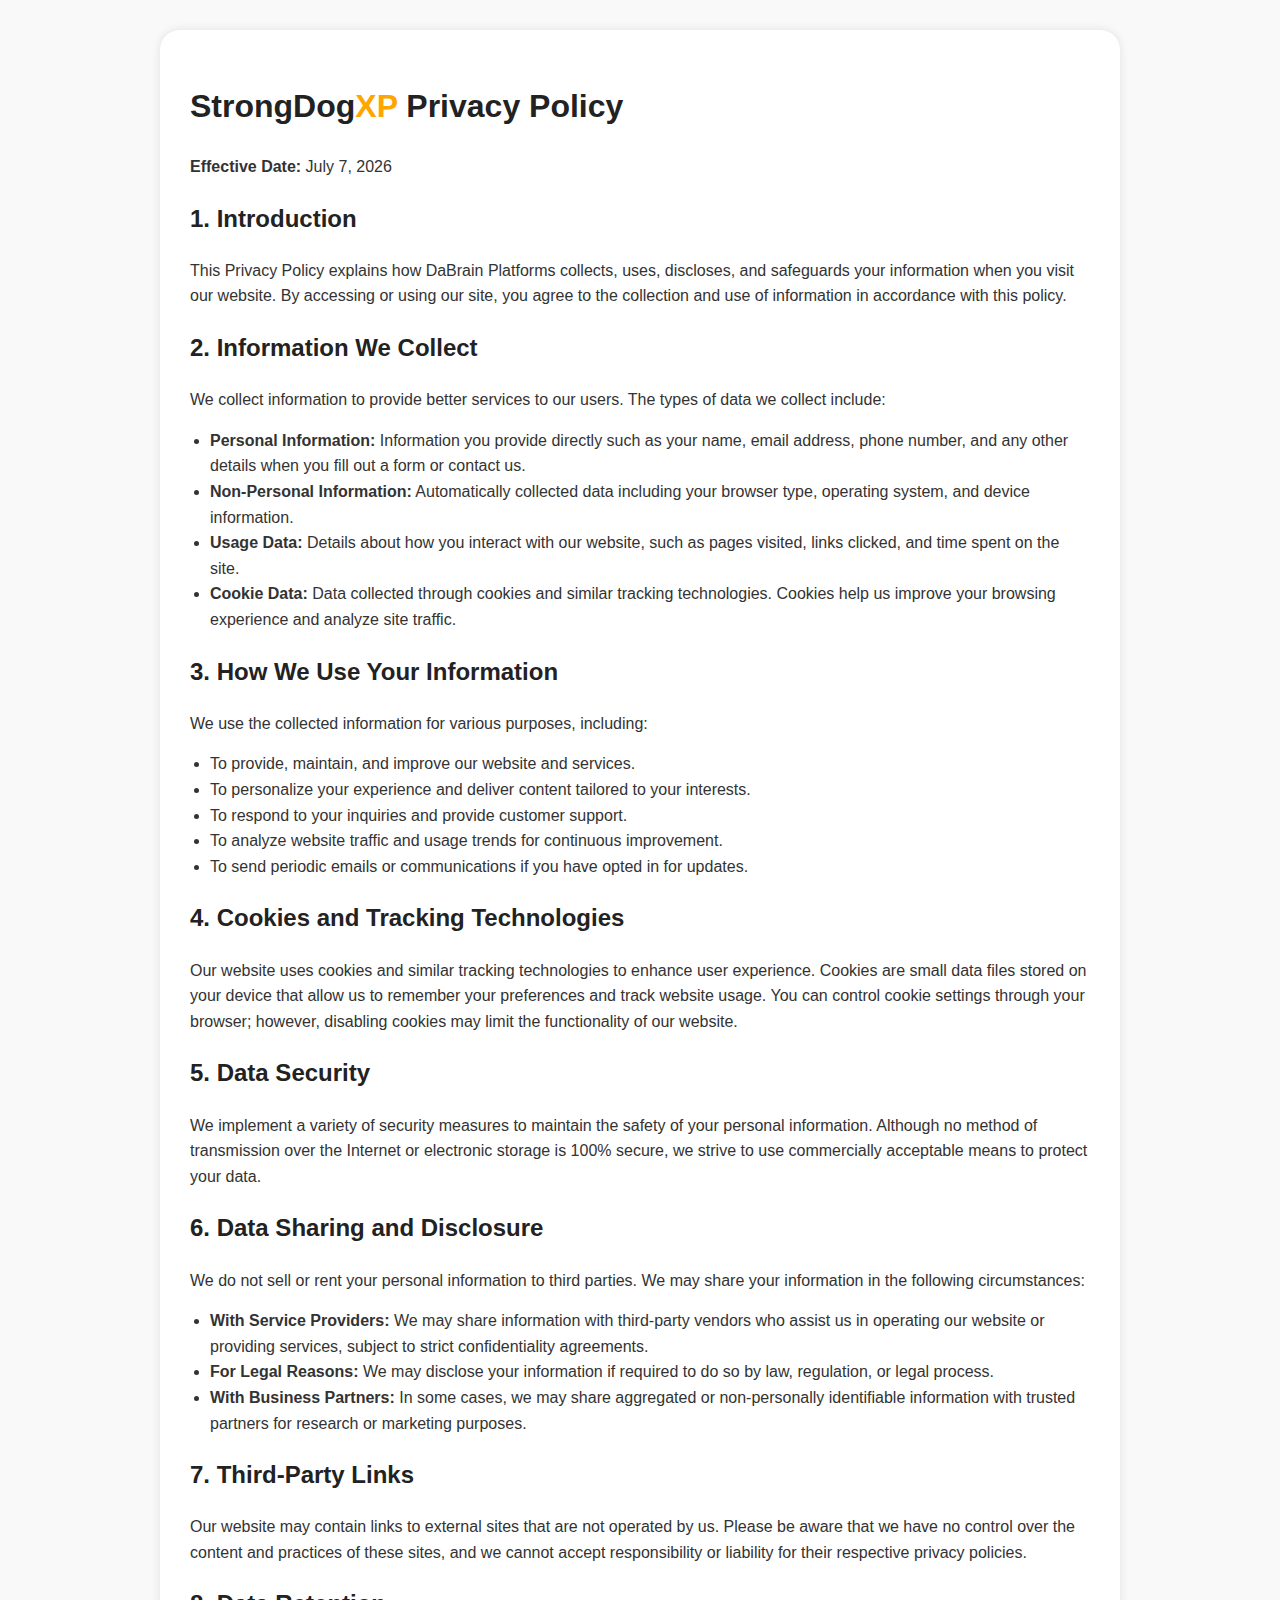
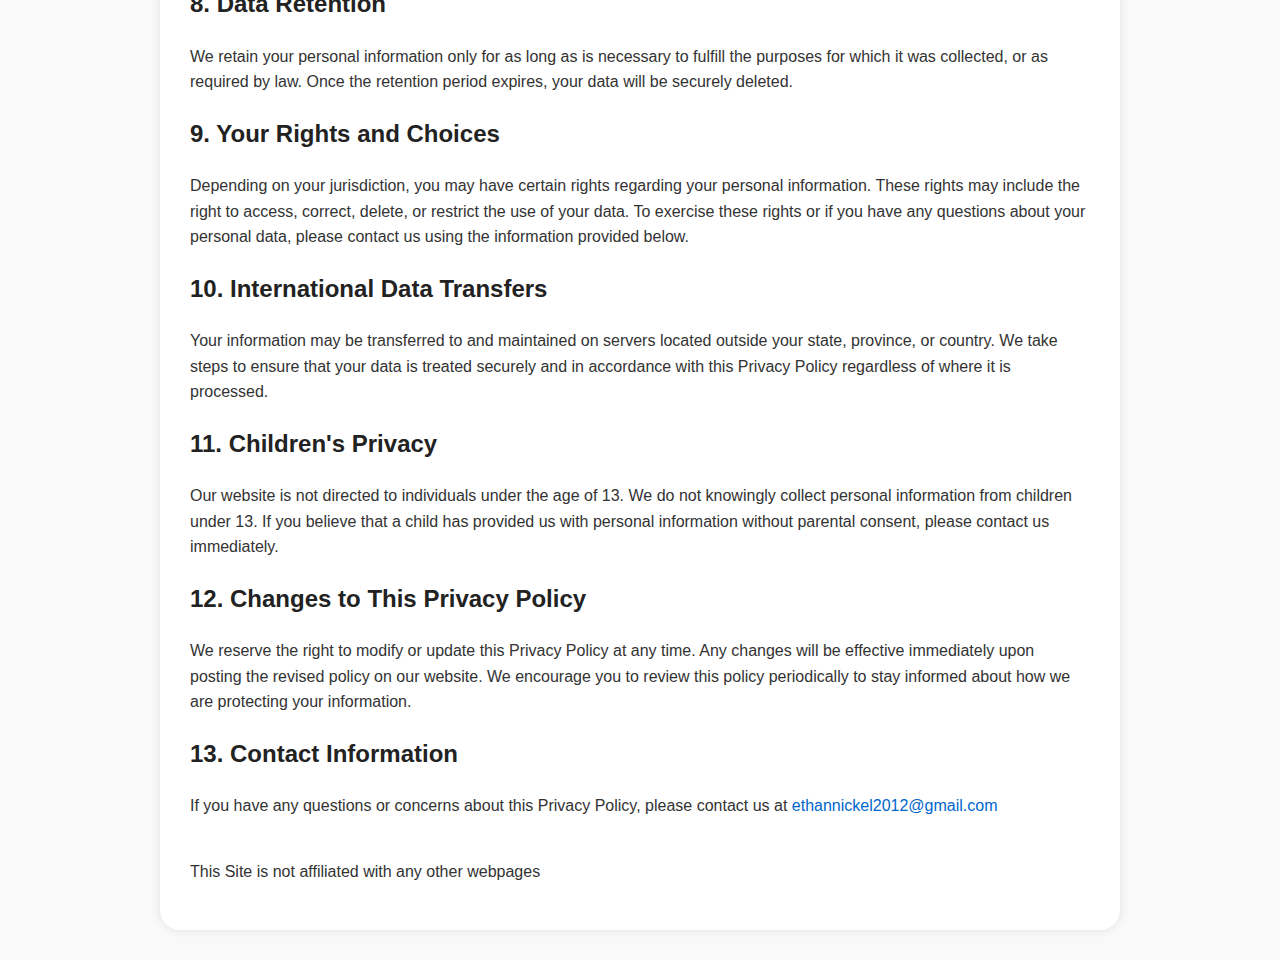
<file: privacy-policy.html>
<!DOCTYPE html>
<html lang="en">
<head>
  <meta charset="UTF-8">
  <meta name="viewport" content="width=device-width, initial-scale=1">
  <title>Privacy Policy</title>
  <style>
    /* Base Styles */
    :root {
      --bg: #f9f9f9;
      --text: #333;
      --headers: #222;
      --container: #fff;
      --box-shadow: 0 0 10px rgba(0, 0, 0, 0.1);
    }
    /* For devices with a dark theme */
    @media (prefers-color-scheme: dark) {
      :root {
        --bg: #222;
        --text: #e3e3e3;
        --headers: #f7f7f7;
        --container: #333;
        --box-shadow: 0 0 10px rgba(0, 0, 0, 0.3);
      }
    }
    body {
      font-family: Arial, sans-serif;
      line-height: 1.6;
      background-color: var(--bg);
      color: var(--text);
      margin: 0;
      padding: 0;
    }
    .container {
      max-width: 900px;
      margin: 30px auto;
      background-color: var(--container);
      padding: 30px;
      box-shadow: var(--box-shadow);
      border-radius: 20px;
    }
    h1, h2, h3 {
      color: var(--headers);
    }
    p {
      margin: 15px 0;
    }
    ul {
      margin: 15px 0;
      padding-left: 20px;
    }
    a {
      color: #0066cc;
      text-decoration: none;
    }
    a:hover {
      text-decoration: underline;
    }
    /* Back to Top Button */
    .back-to-top {
      position: fixed;
      bottom: 20px;
      right: 20px;
      background-color: var(--text);
      color: var(--container);
      padding: 10px 15px;
      border: none;
      border-radius: 5px;
      cursor: pointer;
      display: none;
      box-shadow: var(--box-shadow);
    }
  </style>
</head>
<body>
  <div class="container">
    <h1>StrongDog<span style="color:orange;">XP</span> Privacy Policy</h1>
    <p><strong>Effective Date:</strong> July 7, 2026</p>
    
    <h2>1. Introduction</h2>
    <p>
      This Privacy Policy explains how DaBrain Platforms collects, uses, discloses, and safeguards your information when you visit our website. By accessing or using our site, you agree to the collection and use of information in accordance with this policy.
    </p>
    
    <h2>2. Information We Collect</h2>
    <p>
      We collect information to provide better services to our users. The types of data we collect include:
    </p>
    <ul>
      <li>
        <strong>Personal Information:</strong> Information you provide directly such as your name, email address, phone number, and any other details when you fill out a form or contact us.
      </li>
      <li>
        <strong>Non-Personal Information:</strong> Automatically collected data including your browser type, operating system, and device information.
      </li>
      <li>
        <strong>Usage Data:</strong> Details about how you interact with our website, such as pages visited, links clicked, and time spent on the site.
      </li>
      <li>
        <strong>Cookie Data:</strong> Data collected through cookies and similar tracking technologies. Cookies help us improve your browsing experience and analyze site traffic.
      </li>
    </ul>

    <h2>3. How We Use Your Information</h2>
    <p>
      We use the collected information for various purposes, including:
    </p>
    <ul>
      <li>To provide, maintain, and improve our website and services.</li>
      <li>To personalize your experience and deliver content tailored to your interests.</li>
      <li>To respond to your inquiries and provide customer support.</li>
      <li>To analyze website traffic and usage trends for continuous improvement.</li>
      <li>To send periodic emails or communications if you have opted in for updates.</li>
    </ul>

    <h2>4. Cookies and Tracking Technologies</h2>
    <p>
      Our website uses cookies and similar tracking technologies to enhance user experience. Cookies are small data files stored on your device that allow us to remember your preferences and track website usage. You can control cookie settings through your browser; however, disabling cookies may limit the functionality of our website.
    </p>

    <h2>5. Data Security</h2>
    <p>
      We implement a variety of security measures to maintain the safety of your personal information. Although no method of transmission over the Internet or electronic storage is 100% secure, we strive to use commercially acceptable means to protect your data.
    </p>

    <h2>6. Data Sharing and Disclosure</h2>
    <p>
      We do not sell or rent your personal information to third parties. We may share your information in the following circumstances:
    </p>
    <ul>
      <li>
        <strong>With Service Providers:</strong> We may share information with third-party vendors who assist us in operating our website or providing services, subject to strict confidentiality agreements.
      </li>
      <li>
        <strong>For Legal Reasons:</strong> We may disclose your information if required to do so by law, regulation, or legal process.
      </li>
      <li>
        <strong>With Business Partners:</strong> In some cases, we may share aggregated or non-personally identifiable information with trusted partners for research or marketing purposes.
      </li>
    </ul>

    <h2>7. Third-Party Links</h2>
    <p>
      Our website may contain links to external sites that are not operated by us. Please be aware that we have no control over the content and practices of these sites, and we cannot accept responsibility or liability for their respective privacy policies.
    </p>

    <h2>8. Data Retention</h2>
    <p>
      We retain your personal information only for as long as is necessary to fulfill the purposes for which it was collected, or as required by law. Once the retention period expires, your data will be securely deleted.
    </p>

    <h2>9. Your Rights and Choices</h2>
    <p>
      Depending on your jurisdiction, you may have certain rights regarding your personal information. These rights may include the right to access, correct, delete, or restrict the use of your data. To exercise these rights or if you have any questions about your personal data, please contact us using the information provided below.
    </p>

    <h2>10. International Data Transfers</h2>
    <p>
      Your information may be transferred to and maintained on servers located outside your state, province, or country. We take steps to ensure that your data is treated securely and in accordance with this Privacy Policy regardless of where it is processed.
    </p>

    <h2>11. Children's Privacy</h2>
    <p>
      Our website is not directed to individuals under the age of 13. We do not knowingly collect personal information from children under 13. If you believe that a child has provided us with personal information without parental consent, please contact us immediately.
    </p>

    <h2>12. Changes to This Privacy Policy</h2>
    <p>
      We reserve the right to modify or update this Privacy Policy at any time. Any changes will be effective immediately upon posting the revised policy on our website. We encourage you to review this policy periodically to stay informed about how we are protecting your information.
    </p>

    <h2>13. Contact Information</h2>
    <p>
      If you have any questions or concerns about this Privacy Policy, please contact us at 
      <a href="mailto:ethannickel2012@gmail.com?subject=Question%20Concerning%20the%20Privacy%20Policy">ethannickel2012@gmail.com</a>
    </p>
    <p>
      <br>
      This Site is not affiliated with any other webpages</a>
    </p></p>
  </div>

  <button class="back-to-top" onclick="scrollToTop()">Back to Top</button>

  <script>
    // Display the "Back to Top" button after scrolling
    const btn = document.querySelector('.back-to-top');
    window.addEventListener("scroll", () => {
      btn.style.display = document.documentElement.scrollTop > 200 ? 'block' : 'none';
    });

    // Smooth scroll to the top of the page
    function scrollToTop() {
      window.scrollTo({
        top: 0,
        behavior: 'smooth'
      });
    }
  </script>
</body>
</html>
</file>
